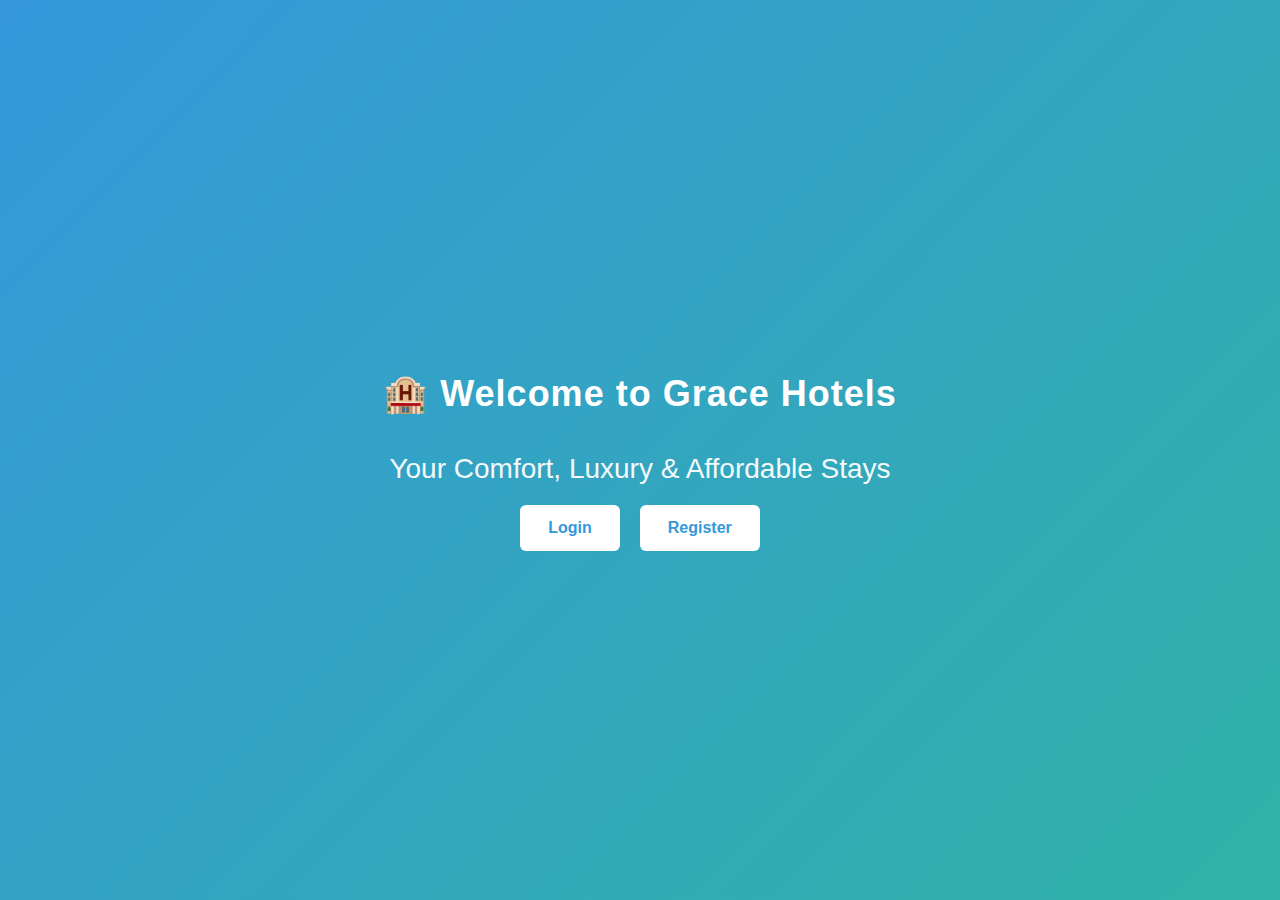
<file: index.html>
<!DOCTYPE html>
<html lang="en">
<head>
    <meta charset="UTF-8">
    <meta http-equiv="X-UA-Compatible" content="IE=edge">
    <meta name="viewport" content="width=device-width, initial-scale=1.0">
    <title>Welcome | Grace Hotels</title>
    <link rel="stylesheet" href="css/main.css">
    <link rel="stylesheet" href="css/index.css">
</head>
<body>
    <div class="welcome-container">
        <h1>&#127976; Welcome to Grace Hotels</h1>
        <p class="subtitle">Your Comfort, Luxury & Affordable Stays</p>

        <div class="welcome-buttons">
            <a href="login.html" class="btn">Login</a>
            <a href="register.html" class="btn">Register</a>
        </div>
    </div>

    <!-- 🔐 ROLE-BASED REDIRECT -->
    <script>
        const user = JSON.parse(localStorage.getItem("loggedUser"));

        if (user) {
            if (user.role === "admin") {
                window.location.href = "admin.html";
            } else {
                window.location.href = "booking.html";
            }
        }
    </script>

</body>
</html>
</file>
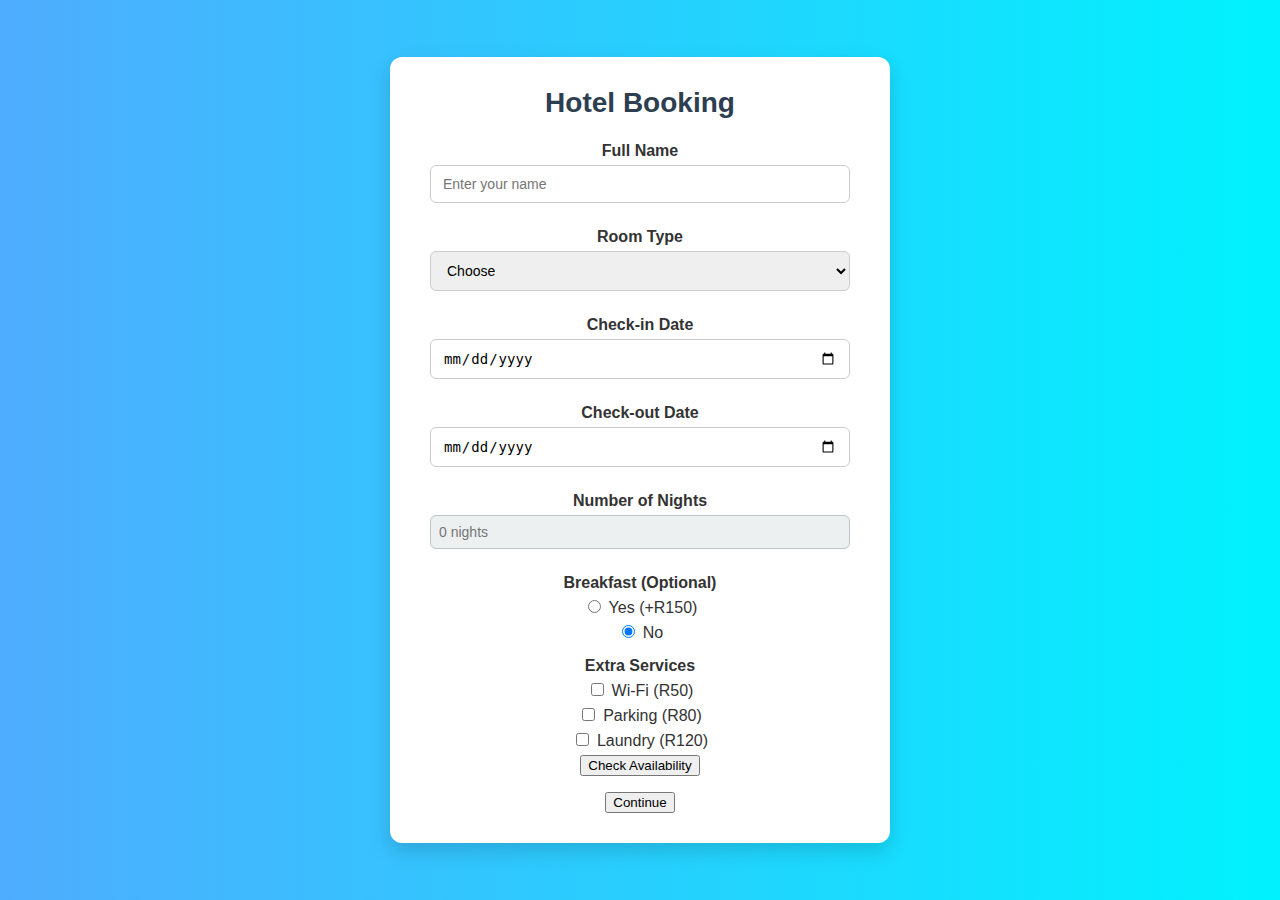
<file: booking.html>
<!DOCTYPE html>
<html lang="en">
<head>
    <meta charset="UTF-8">
    <meta http-equiv="X-UA-Compatible" content="IE=edge">
    <meta name="viewport" content="width=device-width, initial-scale=1.0">
    <title>Book Room | Grace Hotels</title>
    <link rel="stylesheet" href="css/booking.css">
</head>
<body>

    <div class="container">
        <h2>Hotel Booking</h2>

        <form id="booking-form">
            <label>Full Name</label>
            <input type="text" id="name" placeholder="Enter your name">

            <label>Room Type</label>
            <select id="room">
                <option value="choose">Choose</option>
                <option value="single">Single - R500/night</option>
                <option value="double">Double - R800/night</option>
                <option value="suite">Suite - R1500/night</option>
            </select>

            <label>Check-in Date</label>
            <input type="date" id="checkin" onchange="calculateNights()">

            <label>Check-out Date</label>
            <input type="date" id="checkout" onchange="calculateNights()">

            <label>Number of Nights</label>
            <input type="text" id="nights" readonly placeholder="0 nights">

            <label>Breakfast (Optional)</label>
            <div class="options">
                <label><input type="radio" name="breakfast" value="yes">Yes (+R150)</label>
                <label><input type="radio" name="breakfast" value="no" checked>No</label>
            </div>

            <label>Extra Services</label>
            <div class="options">
                <label><input type="checkbox" value="50" data-name="Wi-Fi">Wi-Fi (R50)</label>
                <label><input type="checkbox" value="80" data-name="Parking">Parking (R80)</label>
                <label><input type="checkbox" value="120" data-name="Laundry">Laundry (R120)</label>
            </div>

            <button type="button" class="sumbit-btn" onclick="checkAvailability()">Check Availability</button>
            <p id="availability"></p>
            <button type="button" class="sumbit-btn" onclick="continueBooking()">Continue</button>
        </form>
    </div>

    <script src="js/booking.js"></script>
</body>

</html>
</file>
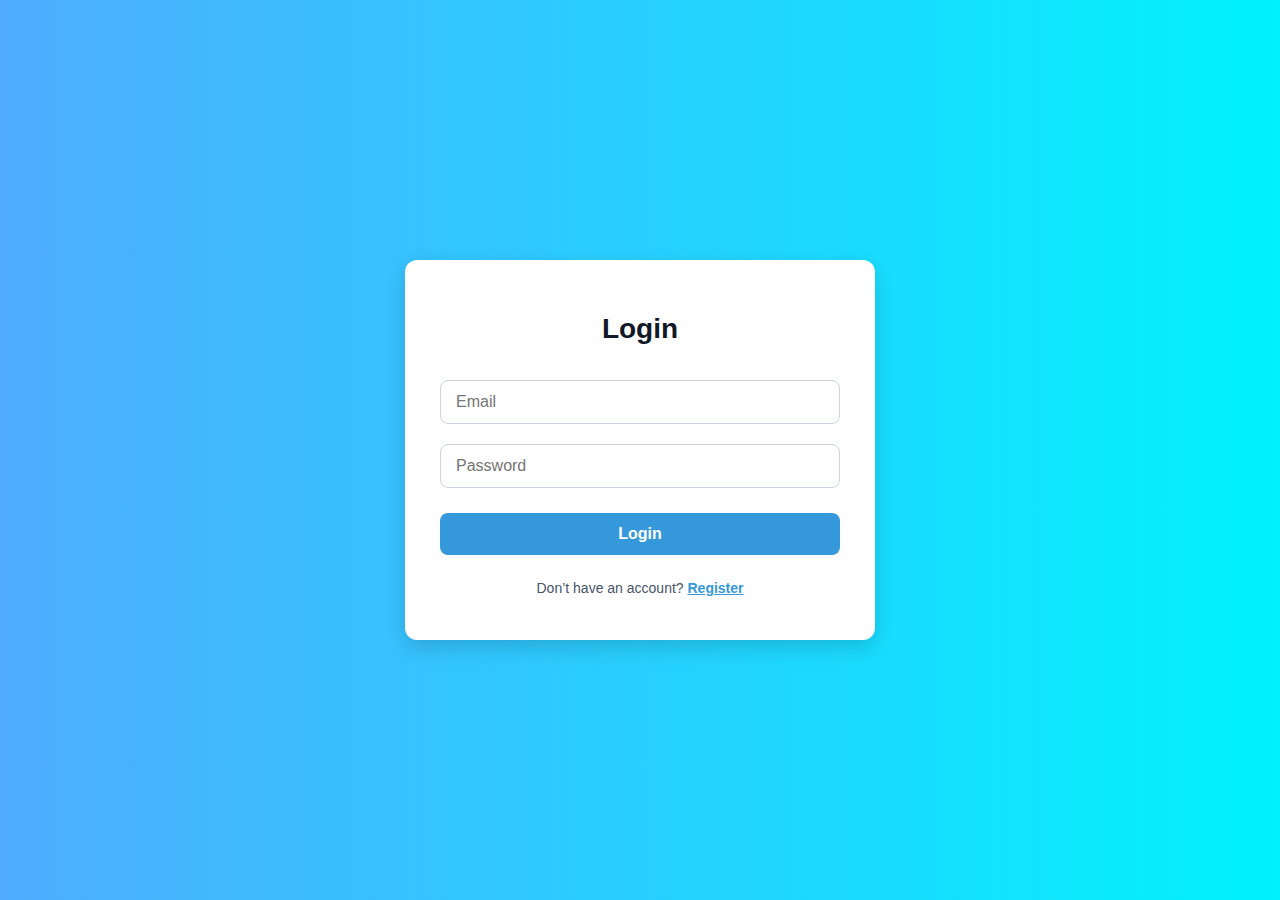
<file: login.html>
<!DOCTYPE html>
<html lang="en">
<head>
    <meta charset="UTF-8">
    <meta http-equiv="X-UA-Compatible" content="IE=edge">
    <meta name="viewport" content="width=device-width, initial-scale=1.0">
    <title>Login</title>
    <link rel="stylesheet" href="css/main.css">
    <link rel="stylesheet" href="css/auth.css">
</head>
<body>
    <div class="container">
        <h2>Login</h2>

        <input type="email" id="email" placeholder="Email">
        <input type="password" id="password" placeholder="Password">


        <button onclick="login()">Login</button>

        <p class="switch">
            Don’t have an account?
            <a href="register.html">Register</a>
        </p>
    </div>

    <!-- External JS ONLY -->
    <script src="js/auth.js"></script>

    <!-- Redirect if already logged in -->
    <script>
        const user = JSON.parse(localStorage.getItem("loggedUser"));
        if (user) {
            window.location.href = user.role === "admin" 
                ? "admin.html" 
                : "booking.html";
        }
    </script>

</body>
</html>
</file>
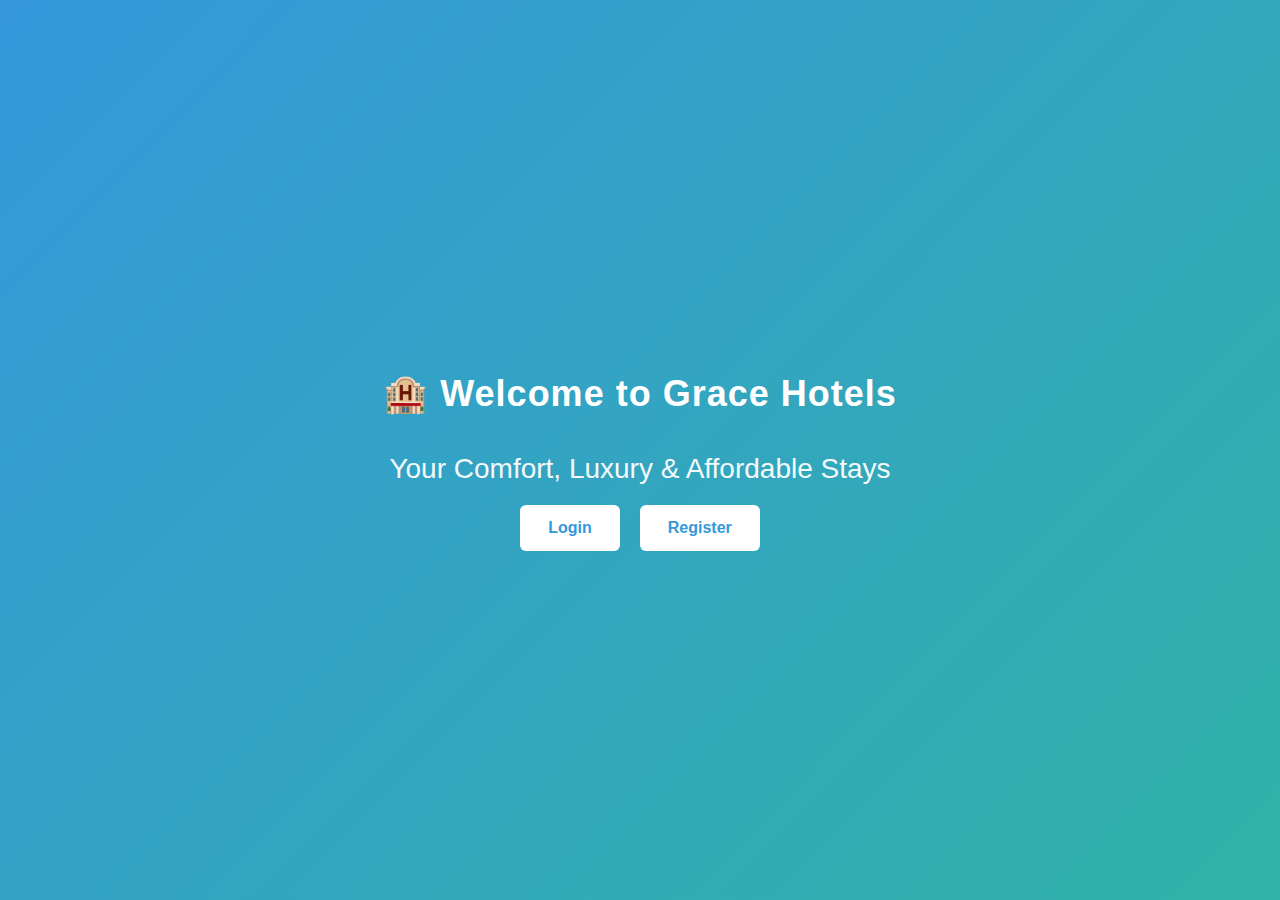
<file: my-bookings.html>
<!DOCTYPE html>
<html lang="en">
<head>
    <meta charset="UTF-8">
    <meta name="viewport" content="width=device-width, initial-scale=1.0">
    <title>My Bookings | Grace Hotels</title>
    <link rel="stylesheet" href="css/my-bookings.css">
</head>
<body>

    <div class="top-bar">
        <span>My Bookings</span>
        <button onclick="logout()">Logout</button>
    </div>

    <div class="container">
        <h2>Your Booking History</h2>

        <table>
            <thead>
                <tr>
                    <th>Room</th>
                    <th>Dates</th>
                    <th>Total</th>
                    <th>Status</th>
                    <th>Payment</th>
                    <th>Refund</th>
                    <th>Action</th>
                </tr>
            </thead>
            <tbody id="bookingTable"></tbody>

        </table>
        <p id="emptyMsg"></p>
        
    </div>
    

    <script src="js/my-bookings.js"></script>
</body>
</html>
</file>
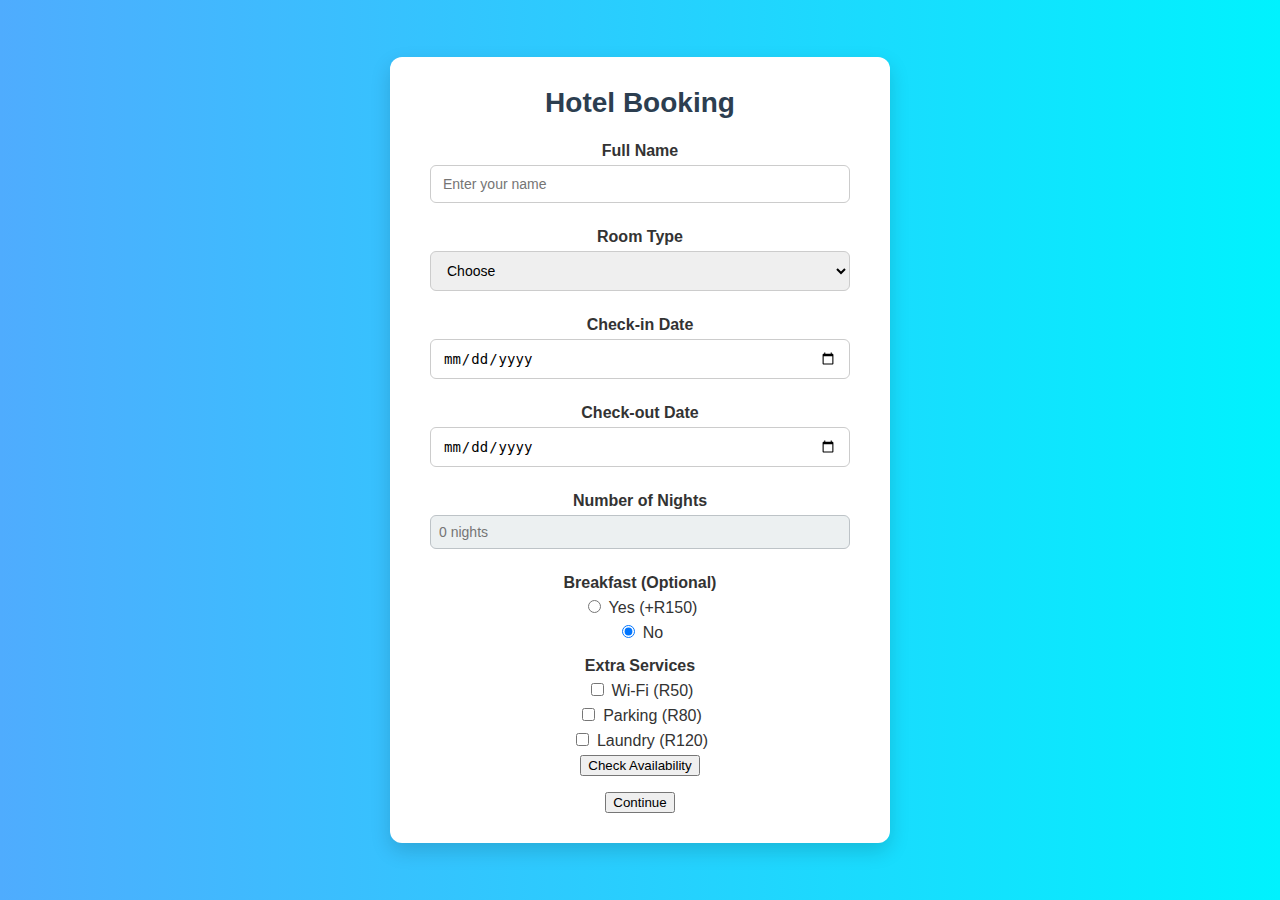
<file: payment.html>
<!DOCTYPE html>
<html lang="en">
<head>
    <meta charset="UTF-8">
    <meta http-equiv="X-UA-Compatible" content="IE=edge">
    <meta name="viewport" content="width=device-width, initial-scale=1.0">
    <title>Payment | Grace Hotels</title>
    <link rel="stylesheet" href="css/payment.css">

</head>
<body>
     <div class="top-bar">
        <span>Secure Payment</span>
        <button onclick="logout()">Logout</button>
    </div>

    <div class="payment-container">
        <h2>Complete Your Payment</h2>

        <div class="summary">
            <p><strong>Room:</strong> <span id="room"></span></p>
            <p><strong>Dates:</strong> <span id="dates"></span></p>
            <p><strong>Total:</strong> <span id="amount"></span></p>
        </div>

        <!-- Payment Method -->
        <label>Payment Method</label>
        <select id="paymentMethod">
            <option value="card">&#128179; Credit Card</option>
            <option value="eft">&#127970; EFT</option>
            <option value="mobile">&#128241; Mobile</option>
        </select>

        <!-- Card Payment -->
        <form id="cardForm" class="pay-form">
            <input type="text" placeholder="Cardholder Name" required>
            <input type="text" id="cardNumber" placeholder="Card Number" maxlength="19" required>

            <div class="row">
                <input type="month" required>
                <input type="text" placeholder="CVV" maxlength="3" required>
            </div>

            <button type="submit">Pay with Card</button>
        </form>

        <!-- EFT -->
        <div class="eftform pay-form hidden">
            <p><strong>Bank:</strong> Amazing Bank</p>
            <p><strong>Account:</strong> 123456789</p>
            <p><strong>Reference:</strong> <span id="eftRef"></span></p>
            <button onclick="completePayment('EFT')">Confirm EFT Payment</button>
        </div>

        <!-- Mobile Payment -->
        <div class="mobileForm pay-form hidden">
            <input type="text" placeholder="Mobile Number" required>
            <button onclick="completePayment('Mobile')">Confirm Mobile Payment</button>
        </div>

        <p id="message"></p>
    </div>

    <script src="js/payment.js"></script>
</body>
</html>
</file>
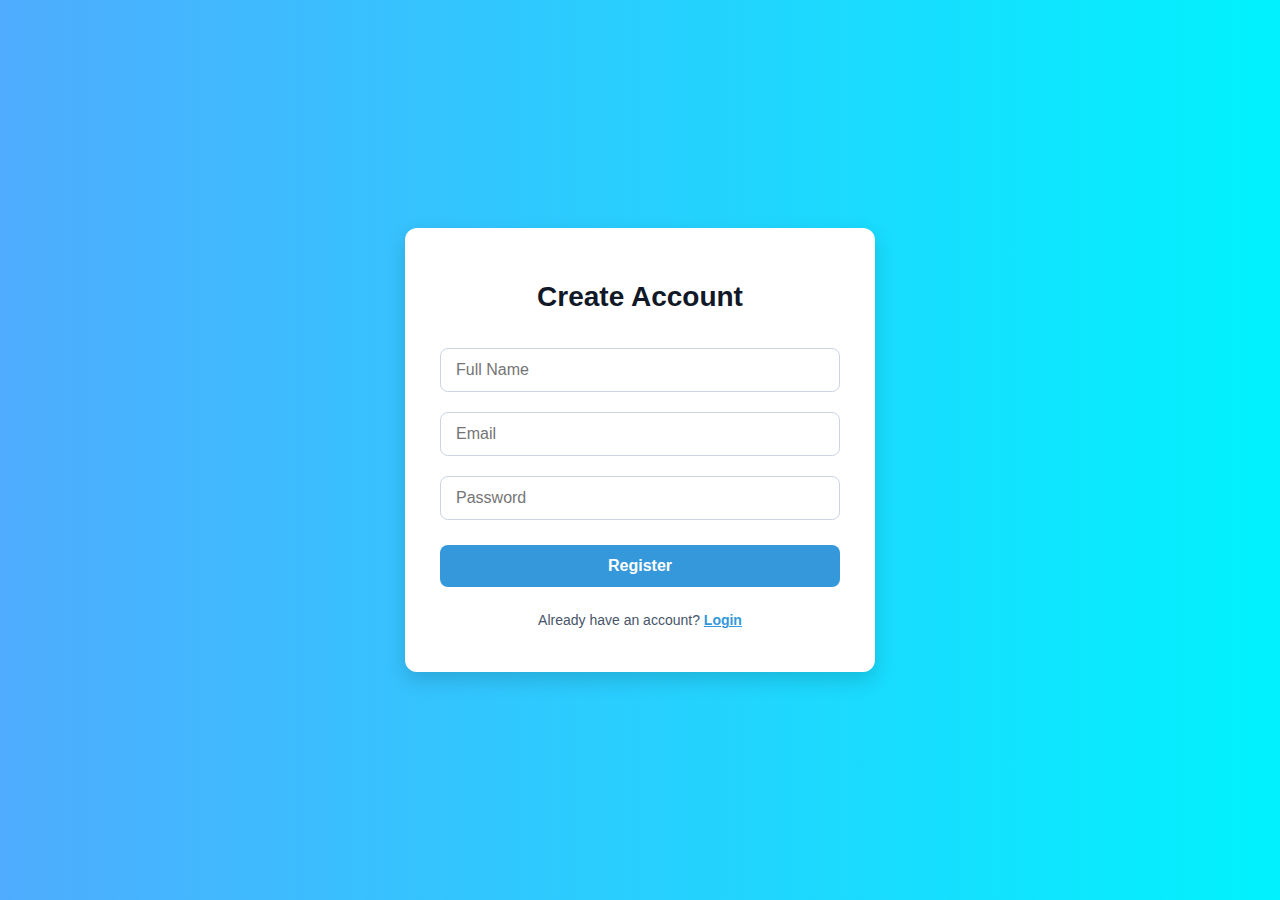
<file: register.html>
<!DOCTYPE html>
<html lang="en">
<head>
    <meta charset="UTF-8">
    <meta http-equiv="X-UA-Compatible" content="IE=edge">
    <meta name="viewport" content="width=device-width, initial-scale=1.0">
    <title>Register | Grace Hotels</title>
    <link rel="stylesheet" href="css/main.css">
    <link rel="stylesheet" href="css/auth.css">
</head>
<body>

    <div class="container">
        <h2>Create Account</h2>

        <input type="text" id="name" placeholder="Full Name">
        <input type="email" id="regEmail" placeholder="Email">
        <input type="password" id="regPassword" placeholder="Password">

        <!--Role-->
        <input type="hidden" id="role" value="customer">

        <button onclick="register()">Register</button>

        <p class="switch">
            Already have an account?
            <a href="login.html">Login</a>
        </p>
    </div>

    <script src="js/auth.js"></script>
</body>
</html>
</file>
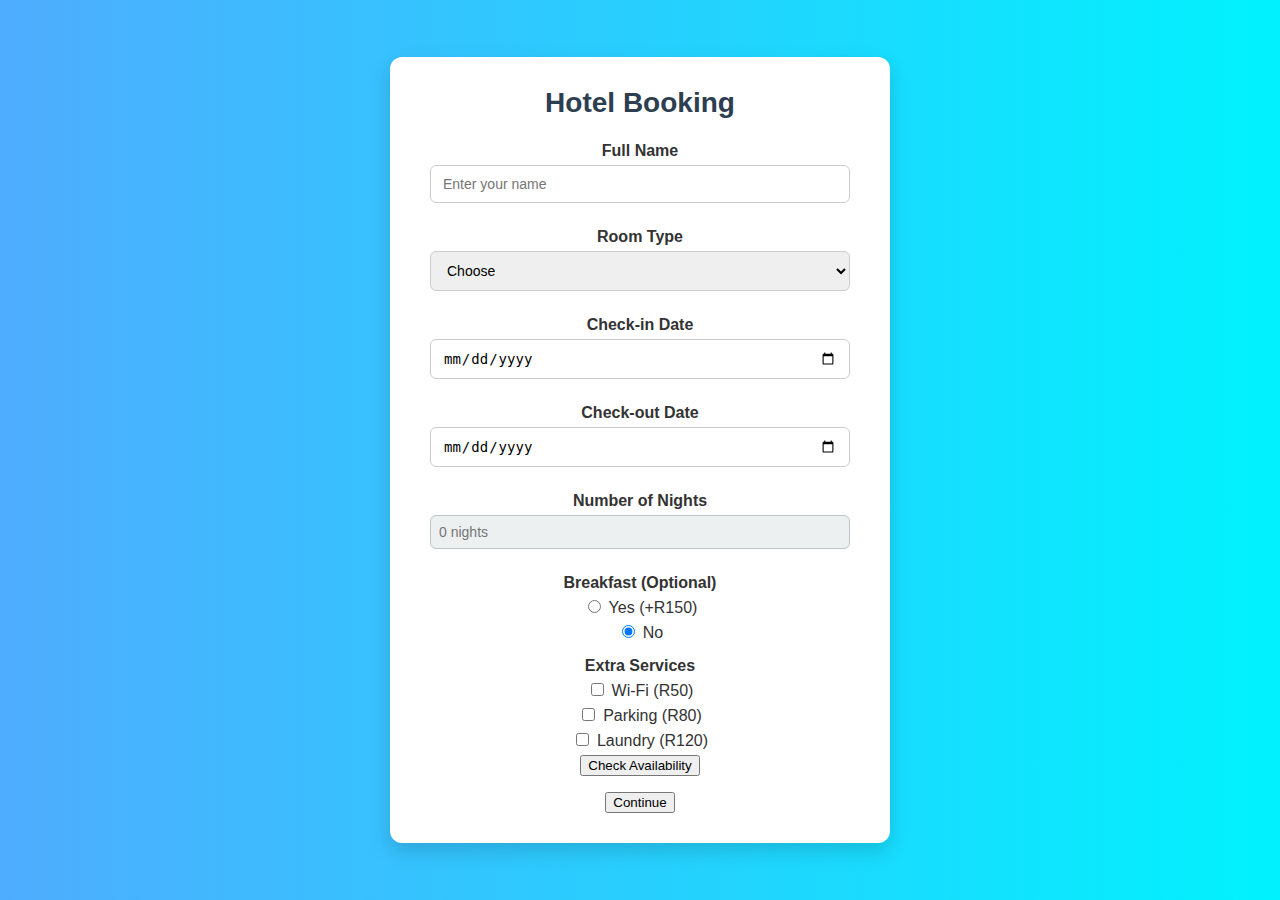
<file: summary.html>
<!DOCTYPE html>
<html lang="en">
<head>
    <meta charset="UTF-8">
    <meta http-equiv="X-UA-Compatible" content="IE=edge">
    <meta name="viewport" content="width=device-width, initial-scale=1.0">
    <title>Booking Summary | Grace Hotels</title>
    <link rel="stylesheet" href="css/booking.css">
</head>
<body>

     <div class="summary container">
        <h1>Booking Summary</h1>

        <p><strong>Full Name:</strong> <span id="name"></span></p>
        <p><strong>Room:</strong> <span id="room"></span></p>
        <p><strong>Check-in:</strong> <span id="checkin"></span></p>
        <p><strong>Check-out:</strong> <span id="checkout"></span></p>
        <p><strong>Nights:</strong> <span id="nights"></span></p>
        <p><strong>Breakfast:</strong> <span id="breakfast"></span></p>
        <p><strong>Extras:</strong> <span id="extras"></span></p>
        <p><strong>Extras Cost:</strong> R<span id="extrasCost"></span></p>
        <p><strong>Total:</strong> R<span id="total"></span></p>

        <button type="button" onclick="goBack()">Edit</button>
        <button type="button" onclick="goToPayment()">Confirm & Pay</button>
    </div>

    <script src="js/summary.js"></script>
    
</body>
</html>
</file>
<file: css/main.css>
/*====== MAIN CSS ====*/
body{
    margin: 0;
    padding: 0;
    font-family: "Segoe UI", Arial, sans-serif;
    background: #f4f6f8;
    justify-content: center;
    align-items: center;
    height: 100%;
   
}
.top-bar{
    background: #2c3e50;
    color: white;
    padding: 10px 20px;
    display: flex;
    justify-content: space-between;
    align-items: center;
}

.top-bar button{
    background: #e74c3c;
    border: none;
    padding: 8px 14px;
    color: white;
    border-radius: 4px;
    cursor: pointer;
}

.container{
    width: 380px;
    margin: 50px auto;
    background: white;
    padding: 25px;
    border-radius: 8px;
}

input, select, button{
    width: 100%;
    padding: 10px;
    margin: 10px 0;
}

button{
    background: #3498db;
    border: none;
    color: white;
    cursor: pointer;
}

button:hover{
    background: #2980b9;
}

label{
    font-weight: bold;
    margin-top: 10px;
    display: block;
}
</file>
<file: css/index.css>
/*======= WELCOME PAGE CSS =======*/
.welcome-container{
    height: 100vh;
    box-sizing: border-box;
    background: linear-gradient(135deg, #3498db, #2ecc71);
    background-size: 200% 200%;
    animation: gradientMove 6s ease infinite;
    display: flex;
    flex-direction: column;
    justify-content: center;
    align-items: center;
    color: white;
    text-align: center;
    padding: 20px;
}

/*========= GRADIENT ANIMATION =====*/
@keyframes gradientMove {
    0% { background-position: 0% 50%; }
    50% { background-position: 100% 50%; }
    100% { background-position: 0% 50%; }
}

.welcome-container h1{
    font-size: 36px;
    margin-bottom: 10px;
    letter-spacing: 1px;
}

.subtitle{
    font-size: 28px;
    margin-bottom: 20px;
    opacity: 0.95;
}

/*====== BUTTONS CONTAINER ====*/
.welcome-buttons{
    display: flex;
    gap: 20px;
    flex-wrap: wrap;
    justify-content: center;

}

/*======= BUTTONS ======*/
.btn{
    padding: 14px 28px;
    background: white;
    color: #3498db;
    border-radius: 6px;
    text-decoration: none;
    font-weight: bold;
    transition: transform 0.2s ease, box-shadow 0.2s ease;
}

/*======= HOVER + FOCUS ====*/
.btn:hover,
.btn:focus{
    transform: translateY(-2px);
    box-shadow: 0 8px 20px rgba(0,0,0,0.2);
    opacity: 1;
}

/*===== MOBILE OPTIMIZATION ======*/
@media (max-width: 600px) {
    .welcome-container h1{
        font-size: 30px;
    }

    .subtitle{
        font-size: 18px;
    }

    .btn{
        width: 200px;
        text-align: center;
    }
}
</file>
<file: css/booking.css>
/*======= BOOKING PAGE =======*/

body {
    margin: 0;
    font-family: "Segoe UI", Arial, sans-serif;
    background: linear-gradient(to right, #4facfe, #00f2fe);
    display: flex;
    justify-content: center;
    align-items: center;
    min-height: 100vh;
}

/*======== TOP BAR LOGOUT CSS =======*/
.top-bar {
    width: 100%;
    background: #111827;
    color: white;
    padding: 12px 25px;
    display: flex;
    justify-content: space-between;
    align-items: center;
    box-sizing: border-box;
}

.top-bar .brand {
    font-weight: bold;
    font-size: 20px;
}

.logout-btn {
    background: #dc2626;
    border: none;
    color: white;
    padding: 6px 14px;
    border-radius: 5px;
    cursor: pointer;
}

.logout-btn:hover {
    opacity: 0.9;
}

.container {
    background: #fff;
    width: 420px;
    max-width: 95%;
    padding: 30px 40px;
    border-radius: 12px;
    box-shadow: 0 8px 20px rgba(0,0,0,0.15);
    text-align: center;
    transition: transform 0.2s ease, box-shadow 0.2s ease;
}

.container:hover {
    transform: translateY(-3px);
    box-shadow: 0 12px 25px rgba(0,0,0,0.2);
}

h2 {
    margin-top: 0;
    color: #2c3e50;
    font-size: 28px;
    font-weight: 700;
}

.booking-form {
    text-align: left;
}

label {
    font-weight: 600;
    color: #333;
    display: block;
    margin-top: 15px;
    margin-bottom: 5px;
}

input[type="text"],
input[type="date"],
select {
    width: 100%;
    padding: 10px 12px;
    border-radius: 6px;
    border: 1px solid #ccc;
    margin-bottom: 10px;
    font-size: 14px;
    box-sizing: border-box;
    transition: border 0.2s, box-shadow 0.2s;
}

input[type="text"]:focus,
input[type="date"]:focus,
select:focus {
    border-color: #0077ff;
    box-shadow: 0 0 5px rgba(0, 119, 255, 0.3);
    outline: none;
}

.options label {
    display: block;
    margin: 5px 0;
    font-weight: 500;
}

input[type="checkbox"],
input[type="radio"] {
    width: auto;
    margin-right: 8px;
}

.submit-btn {
    width: 100%;
    padding: 12px;
    border: none;
    background: #0077ff;
    color: white;
    font-size: 16px;
    font-weight: 600;
    border-radius: 8px;
    margin-top: 15px;
    cursor: pointer;
    transition: 0.3s;
}

.submit-btn:hover {
    background: #005ad3;
    transform: translateY(-2px);
}

#availability {
    margin-top: 10px;
    font-weight: bold;
    color: green;
    text-align: center;
}

#nights {
    background: #ecf0f1;
    border: 1px solid #bdc3c7;
    padding: 8px;
    border-radius: 6px;
}

/* MOBILE RESPONSIVE */
@media (max-width: 500px) {
    .container {
        width: 95%;
        padding: 25px 20px;
    }

    h2 {
        font-size: 24px;
    }
}
</file>
<file: css/auth.css>
/*======= LOGIN & REGISTER CSS =======*/
body{
    margin: 0;
    font-family: "Segoe UI", Arial, san-serif;
    background: linear-gradient(to right, #4facfe,#00f2fe);
    display: flex;
    justify-content: center;
    align-items: center;
    height: 100vh;
}
.container{
    background: #fff;
    width: 400px;
    max-width: 90%;
    padding: 30px 35px;
    border-radius: 12px;
    box-shadow: 0 8px 20px rgba(0,0,0,0.15);
    text-align: center;
    transition: transform 0.2s ease, box-shadow 0.2s ease;
}

.container a:hover{
   transform: translateY(-3px);
   box-shadow: 0 12px 25px rgba(0,0,0,0.2);
}

.container h2{
    margin-bottom: 25px;
    font-size: 28px;
    color: #111827;
}

input[type="text"],
input[type="email"],
input[type="password"],
select{
    width: 100%;
    padding: 12px 15px;
    margin: 10px 0;
    border: 1px solid #cbd5e1;
    border-radius: 8px;
    font-size: 16px;
    box-sizing: border-box;
    transition: 0.2s;
}

input:focus,
select:focus{
    border-color: #3498db;
    outline: none;
    box-shadow: 0 0 5px rgba(52,152,219,0.3);
}

button{
    width: 100%;
    padding: 12px 0;
    background: #3498db;
    color: #fff;
    border: none;
    border-radius: 8px;
    font-size: 16px;
    font-weight: bold;
    cursor: pointer;
    margin-top: 15px;
    transition: 0.2s;
}

button:hover{
    background: #2176c3;
    transform: translateY(-2px);
}

.switch{
    margin-top: 15px;
    font-size: 14px;
    color: #475569;
}

.switch a{
    color: #3498db;
    font-weight: bold;
    transition: 0.2s;
}

.switch a:hover{
    text-decoration: underline;
}

/*====== MOBILE RESPONSIVE ======*/
@media (max-width: 500px) {
    .container{
        width: 95%;
        padding: 25px 20px;
    }

    .container h2{
        font-size: 24px;
    }
}
</file>
<file: css/my-bookings.css>
body{
    font-family: Arial, sans-serif;
    background: #f4f6f9;
    margin: 0;
}

/*====== TOP BAR CSS ======*/
.top-bar{
    background: #1f2933;
    color: white;
    padding: 15px 25px;
    display: flex;
    justify-content: space-between;
    align-items: center;
}

.top-bar span{
    font-size: 20px;
    font-weight: bold;
}

.top-bar button{
    background: #a74c3c;
    border: none;
    padding: 8px 16px;
    color: white;
    border-radius: 5px;
    cursor: pointer;
}

.container{
    width: 95%;
    max-width: 900px;
    margin: 40px auto;
    background: white;
    padding: 25px;
    border-radius: 10px;
    box-shadow: 0 6px 15px rgba(0,0,0,0.1);
}

h2{
    text-align: center;
    margin-bottom: 20px;
}

/*====== TABLE CSS =====*/
table{
    width: 100%;
    border-collapse: collapse;
}

th,td{
    padding: 12px;
    text-align: center;
    border-bottom: 1px solid #e5e7eb;
}

th{
    background: #2563eb;
    color: white;
}
.status-paid{
    color: green;
    font-weight: bold;
}

.status-cancelled{
    color: red;
    font-weight: bold;
}

.cancel-btn{
    background: #dc2626;
    border: none;
    color: white;
    padding: 6px 12px;border-radius: 5px;
    cursor: pointer;
}

.cancel-btn:hover{
    background: #b91c1c;
}

#emptyMsg{
    text-align: center;
    margin-top: 15px;
    font-weight: bold;
    color: #555;
}
</file>
<file: css/payment.css>
body{
    font-family: Arial, sans-serif;
    background: #f4f6f9;
    margin: 0;
}

/*===== TOP NAVIGATION BAR ====*/
.top-bar{
    background: #1f2933;
    color: white;
    padding: 15px 25px;
    display: flex;
    justify-content: space-between;
    align-items: center;
}

.top-bar span{
    font-size: 20px;
    font-weight: bold;
}

.top-bar button{
    background: #e74c3c;
    border: none;
    padding: 8px 16px;
    color: white;
    border-radius: 5px;
    cursor: pointer;
}

.top-bar button:hover{
    background: #c0392b;
}

/*===== PAYMENT CONTAINER =====*/
.payment-container{
    width: 400px;
    max-width: 95%;
    background: white;
    margin: 50px auto;
    padding: 25px;
    border-radius: 10px;
    box-shadow: 0 6px 15px rgba(0,0,0,0.1);
}

h2{
    text-align: center;
    margin-bottom: 20px;
}

.summary{
    background: #f1f5f9;
    padding: 15px;
    border-radius: 8px;
    margin-bottom: 20px;
}

.summary p{
    margin: 5px 0;
}

input, select{
    width: 100%;
    padding: 12px;
    margin-bottom: 12px;
    border-radius: 5px;
    border: 1px solid #ccc;
    box-sizing: border-box;
}

.row{
    display: flex;
    gap: 10px;
}

.row input{
    flex: 1; /* evenly split month + CVV */
}

.payment-container button[type="submit"],
.payment-container button{
    width: 100%;
    background: #2563eb;
    color: white;
    padding: 12px;
    border: none;
    border-radius: 5px;
    font-size: 16px;
    cursor: pointer;
    transition: 0.2s;
}

.payment-container button[type="submit"]:hover,
.payment-container button:hover{
    background: #1e40af;
}

#message{
    margin-top: 15px;
    text-align: center;
    font-weight: bold;
}
</file>
